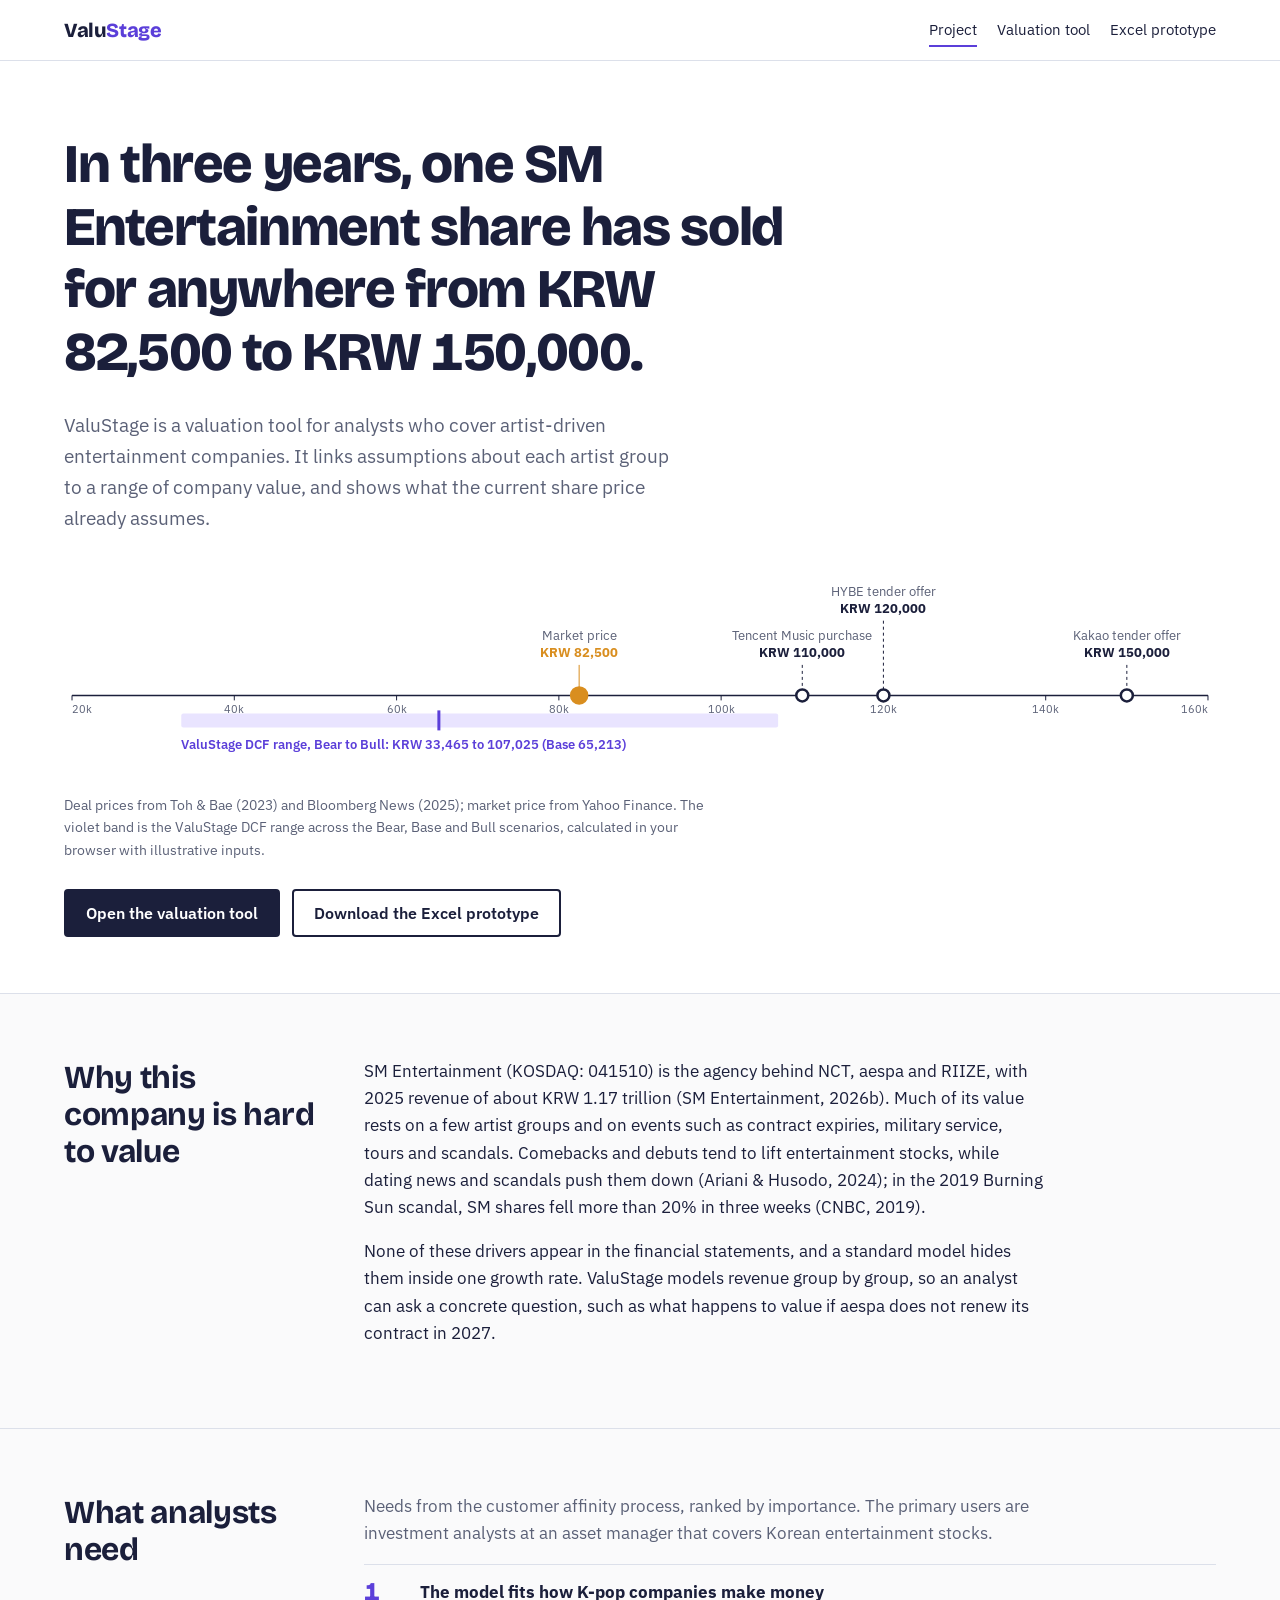
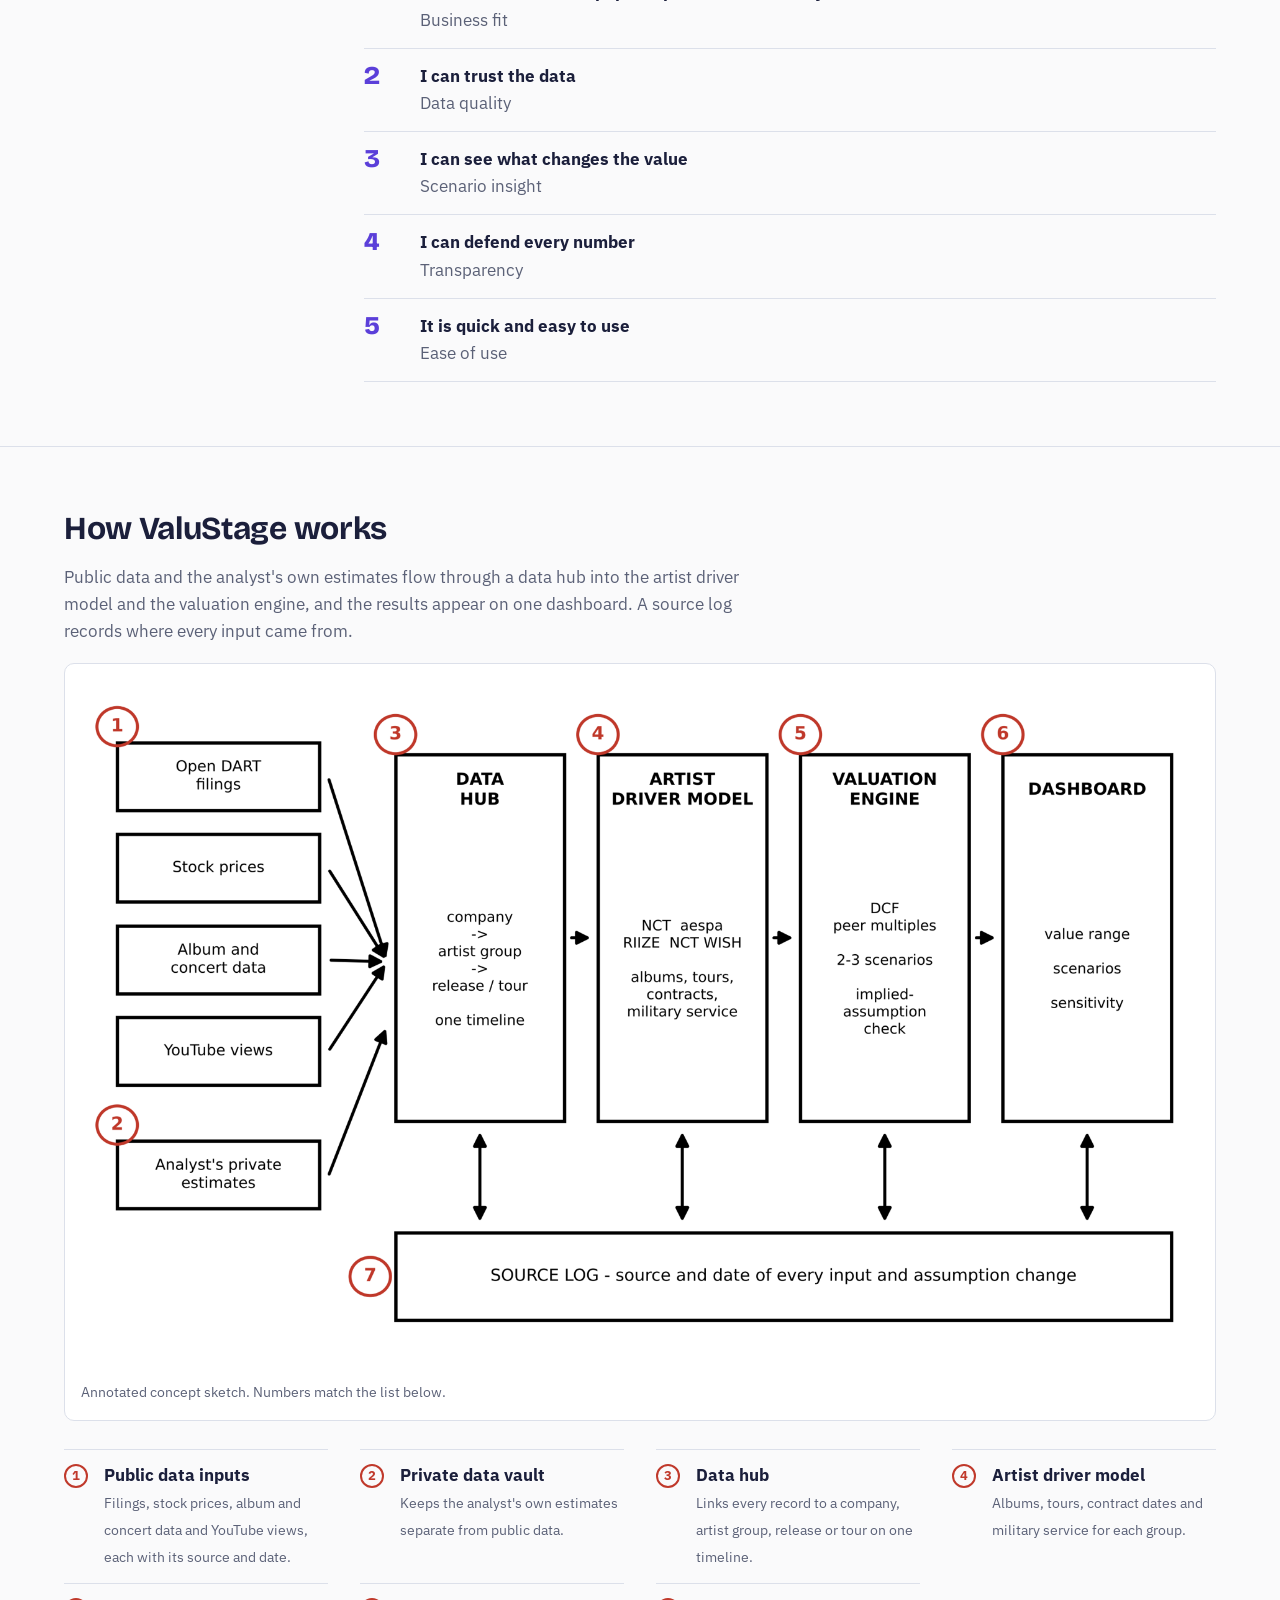
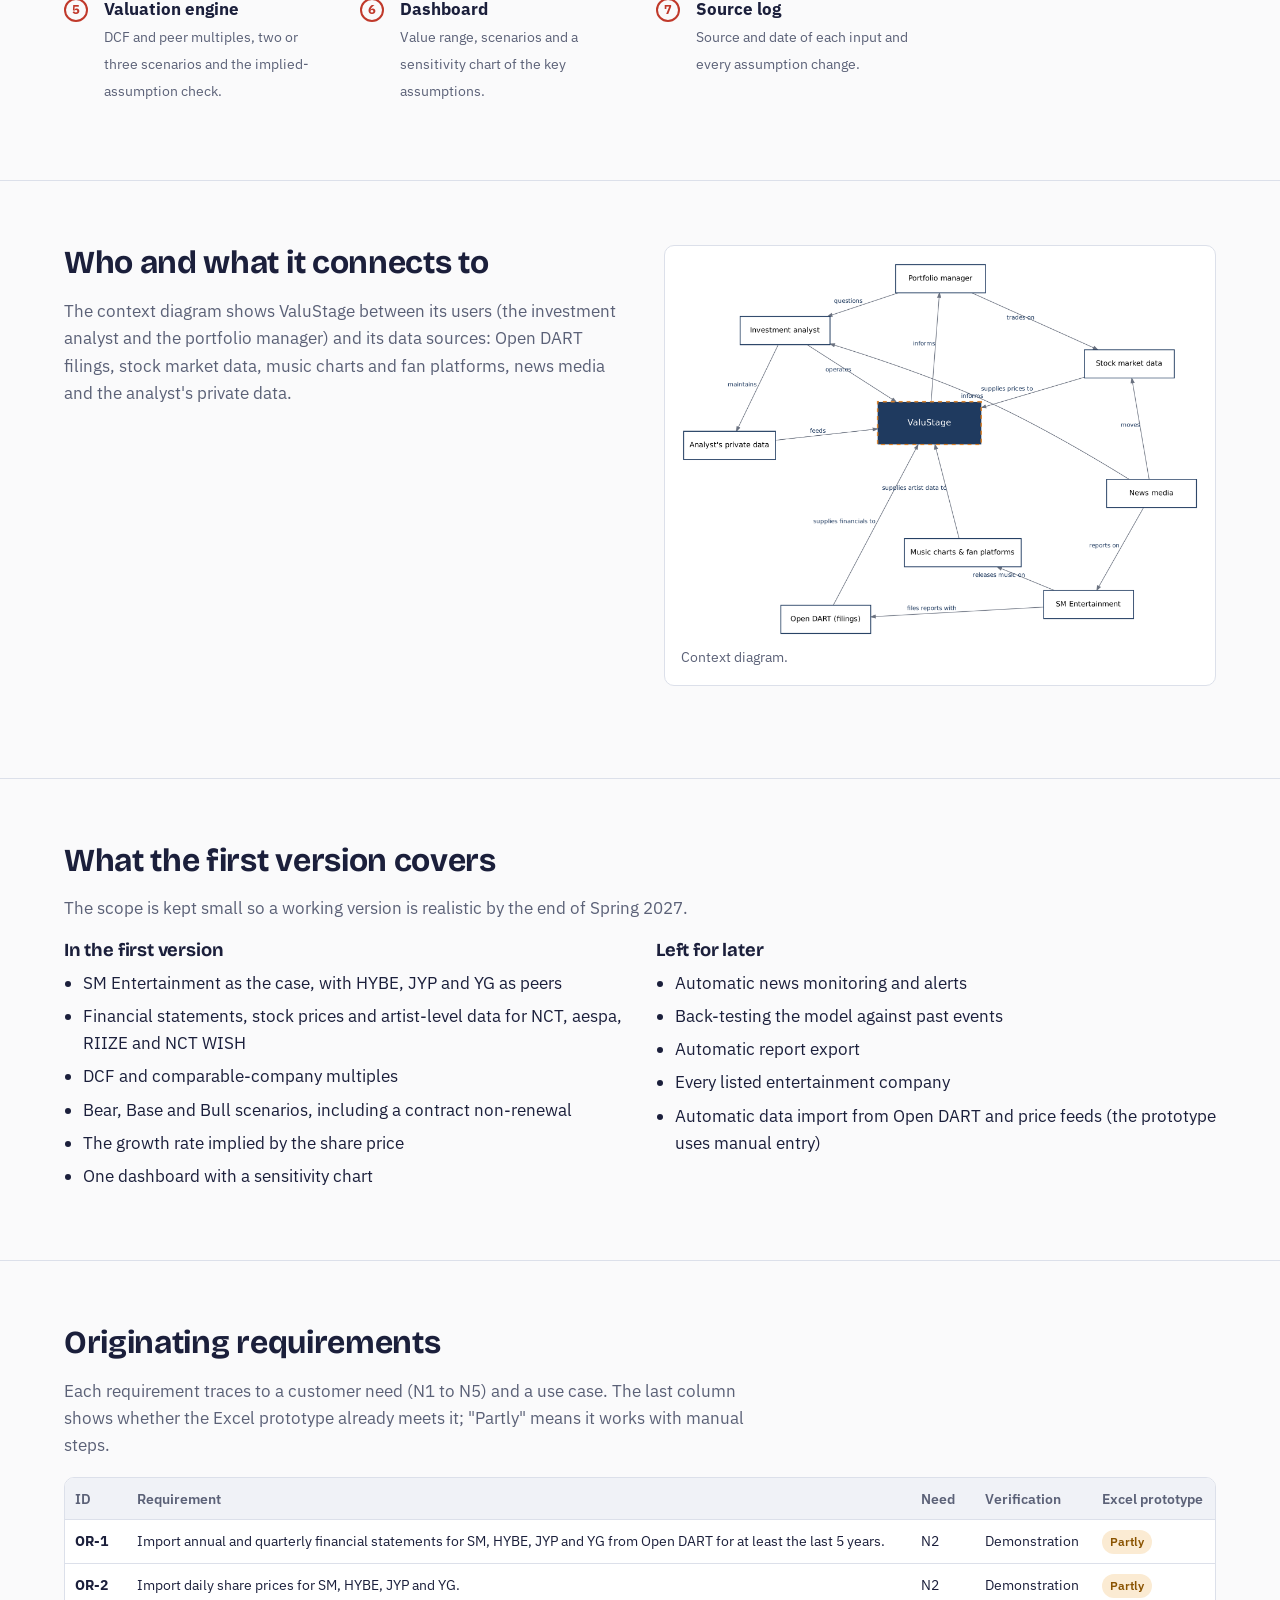
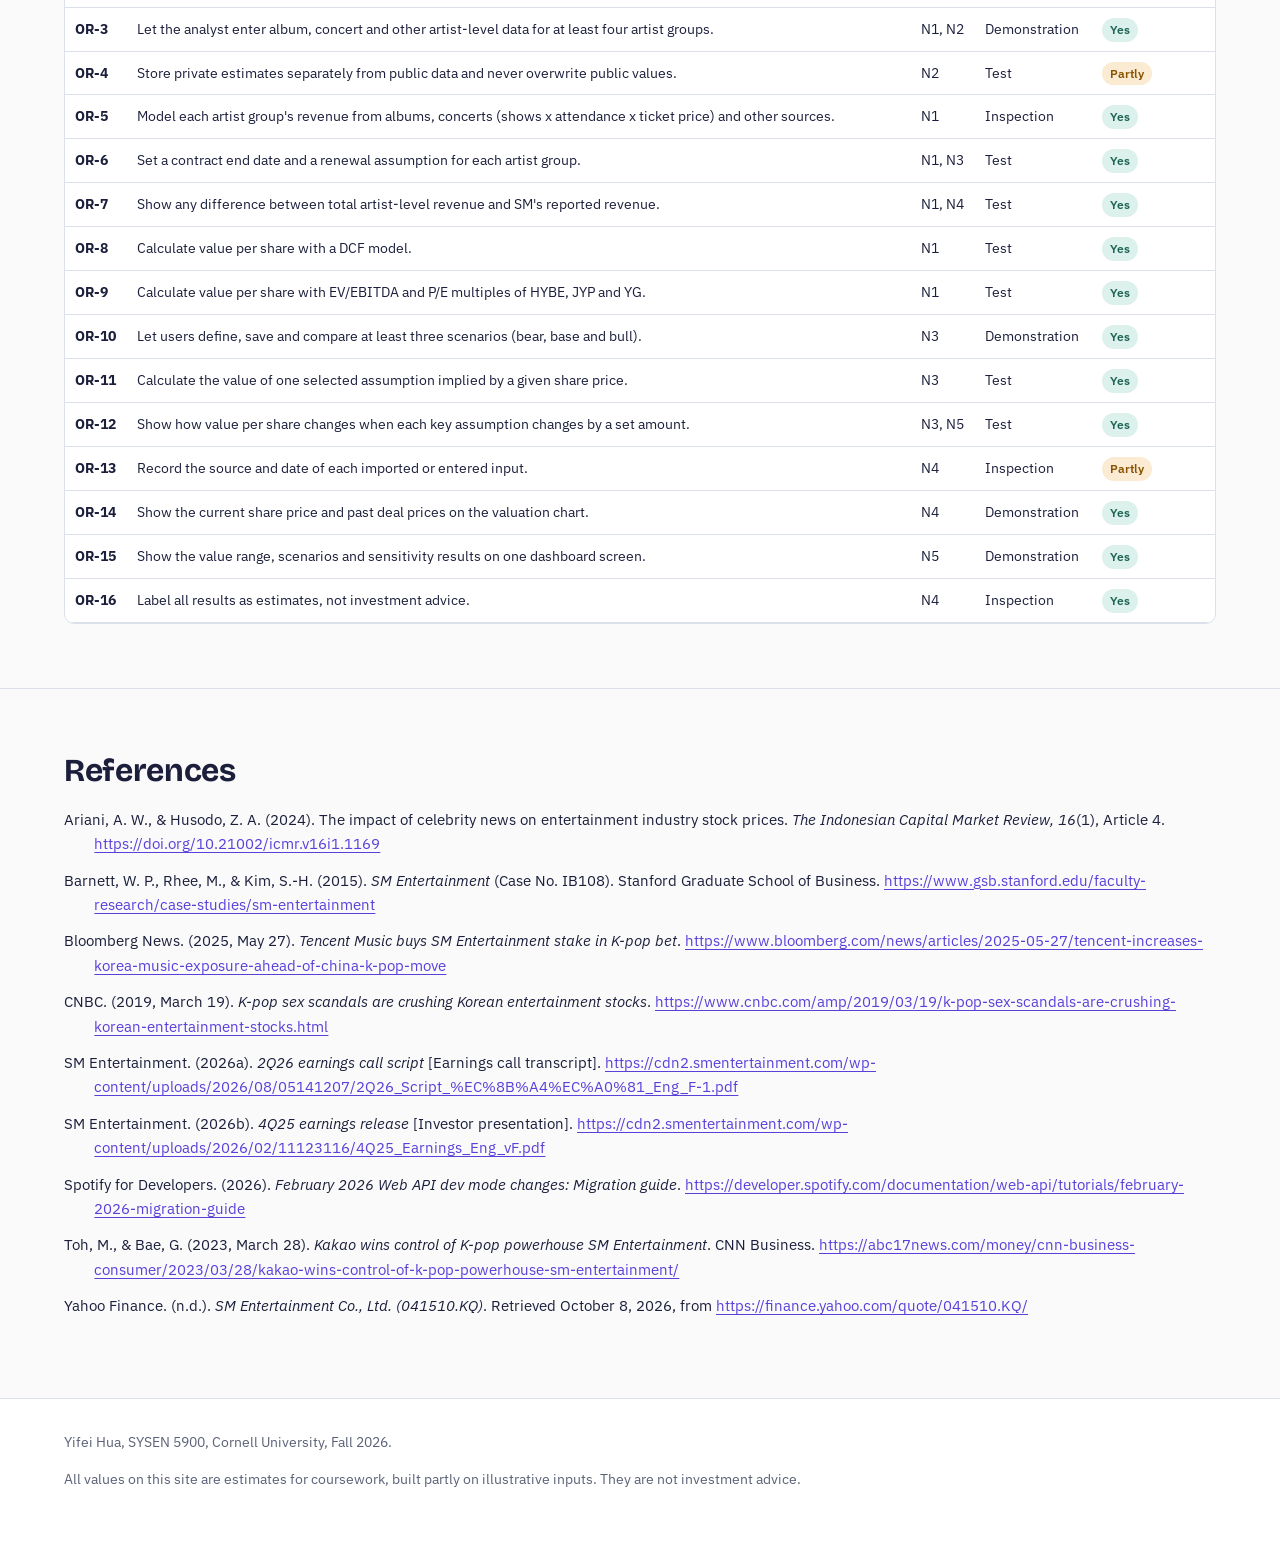
<file: index.html>
<!doctype html>
<html lang="en">
<head>
<meta charset="utf-8">
<meta name="viewport" content="width=device-width, initial-scale=1">
<title>ValuStage: Valuing SM Entertainment</title>
<meta name="description" content="ValuStage is a corporate valuation analytics tool for artist-driven entertainment companies, with SM Entertainment as the first case. SYSEN 5900 project, Cornell University.">
<link rel="preconnect" href="https://fonts.googleapis.com">
<link rel="preconnect" href="https://fonts.gstatic.com" crossorigin>
<link href="https://fonts.googleapis.com/css2?family=Bricolage+Grotesque:opsz,wght@12..96,700;12..96,800&family=IBM+Plex+Sans:wght@400;600;700&display=swap" rel="stylesheet">
<link rel="stylesheet" href="assets/style.css">
</head>
<body>
<header class="site-head">
  <div class="wrap">
    <a class="brand" href="index.html">Valu<span>Stage</span></a>
    <nav class="nav" aria-label="Main">
      <a href="index.html" aria-current="page">Project</a>
      <a href="tool.html">Valuation tool</a>
      <a href="downloads/ValuStage_MVP_Prototype.xlsx">Excel prototype</a>
    </nav>
  </div>
</header>

<main>
  <section class="hero">
    <div class="wrap">
      <h1>In three years, one SM Entertainment share has sold for anywhere from KRW 82,500 to KRW 150,000.</h1>
      <p class="lede">ValuStage is a valuation tool for analysts who cover artist-driven entertainment companies. It links assumptions about each artist group to a range of company value, and shows what the current share price already assumes.</p>
      <div class="ruler">
        <div id="ruler"></div>
        <p class="ruler-caption">Deal prices from Toh &amp; Bae (2023) and Bloomberg News (2025); market price from Yahoo Finance. The violet band is the ValuStage DCF range across the Bear, Base and Bull scenarios, calculated in your browser with illustrative inputs.</p>
      </div>
      <div class="actions">
        <a class="btn btn-primary" href="tool.html">Open the valuation tool</a>
        <a class="btn btn-plain" href="downloads/ValuStage_MVP_Prototype.xlsx">Download the Excel prototype</a>
      </div>
    </div>
  </section>

  <section class="band">
    <div class="wrap side-head">
      <h2>Why this company is hard to value</h2>
      <div class="measure">
        <p>SM Entertainment (KOSDAQ: 041510) is the agency behind NCT, aespa and RIIZE, with 2025 revenue of about KRW 1.17 trillion (SM Entertainment, 2026b). Much of its value rests on a few artist groups and on events such as contract expiries, military service, tours and scandals. Comebacks and debuts tend to lift entertainment stocks, while dating news and scandals push them down (Ariani &amp; Husodo, 2024); in the 2019 Burning Sun scandal, SM shares fell more than 20% in three weeks (CNBC, 2019).</p>
        <p>None of these drivers appear in the financial statements, and a standard model hides them inside one growth rate. ValuStage models revenue group by group, so an analyst can ask a concrete question, such as what happens to value if aespa does not renew its contract in 2027.</p>
      </div>
    </div>
  </section>

  <section class="band">
    <div class="wrap side-head">
      <h2>What analysts need</h2>
      <div>
        <p class="measure muted">Needs from the customer affinity process, ranked by importance. The primary users are investment analysts at an asset manager that covers Korean entertainment stocks.</p>
        <ol class="needs">
          <li><span class="rank">1</span><div><strong>The model fits how K-pop companies make money</strong><span class="muted">Business fit</span></div></li>
          <li><span class="rank">2</span><div><strong>I can trust the data</strong><span class="muted">Data quality</span></div></li>
          <li><span class="rank">3</span><div><strong>I can see what changes the value</strong><span class="muted">Scenario insight</span></div></li>
          <li><span class="rank">4</span><div><strong>I can defend every number</strong><span class="muted">Transparency</span></div></li>
          <li><span class="rank">5</span><div><strong>It is quick and easy to use</strong><span class="muted">Ease of use</span></div></li>
        </ol>
      </div>
    </div>
  </section>

  <section class="band">
    <div class="wrap">
      <h2>How ValuStage works</h2>
      <p class="measure muted">Public data and the analyst's own estimates flow through a data hub into the artist driver model and the valuation engine, and the results appear on one dashboard. A source log records where every input came from.</p>
      <figure class="figure">
        <img src="assets/concept-sketch.png" alt="Annotated concept sketch: public data sources and the analyst's private estimates feed a data hub, then an artist driver model, a valuation engine and a dashboard, with a source log underneath." width="1800" height="1114" loading="lazy">
        <figcaption>Annotated concept sketch. Numbers match the list below.</figcaption>
      </figure>
      <ol class="components">
        <li><span class="callout">1</span><div><strong>Public data inputs</strong><br><span class="muted small">Filings, stock prices, album and concert data and YouTube views, each with its source and date.</span></div></li>
        <li><span class="callout">2</span><div><strong>Private data vault</strong><br><span class="muted small">Keeps the analyst's own estimates separate from public data.</span></div></li>
        <li><span class="callout">3</span><div><strong>Data hub</strong><br><span class="muted small">Links every record to a company, artist group, release or tour on one timeline.</span></div></li>
        <li><span class="callout">4</span><div><strong>Artist driver model</strong><br><span class="muted small">Albums, tours, contract dates and military service for each group.</span></div></li>
        <li><span class="callout">5</span><div><strong>Valuation engine</strong><br><span class="muted small">DCF and peer multiples, two or three scenarios and the implied-assumption check.</span></div></li>
        <li><span class="callout">6</span><div><strong>Dashboard</strong><br><span class="muted small">Value range, scenarios and a sensitivity chart of the key assumptions.</span></div></li>
        <li><span class="callout">7</span><div><strong>Source log</strong><br><span class="muted small">Source and date of each input and every assumption change.</span></div></li>
      </ol>
    </div>
  </section>

  <section class="band">
    <div class="wrap two-col">
      <div>
        <h2>Who and what it connects to</h2>
        <p class="muted">The context diagram shows ValuStage between its users (the investment analyst and the portfolio manager) and its data sources: Open DART filings, stock market data, music charts and fan platforms, news media and the analyst's private data.</p>
      </div>
      <figure class="figure">
        <img src="assets/context-diagram.png" alt="Context diagram with ValuStage at the centre, linked to the investment analyst, portfolio manager, analyst's private data, stock market data, news media, SM Entertainment, Open DART and music charts and fan platforms." width="1800" height="1300" loading="lazy">
        <figcaption>Context diagram.</figcaption>
      </figure>
    </div>
  </section>

  <section class="band">
    <div class="wrap">
      <h2>What the first version covers</h2>
      <p class="measure muted">The scope is kept small so a working version is realistic by the end of Spring 2027.</p>
      <div class="scope">
        <div>
          <h3>In the first version</h3>
          <ul>
            <li>SM Entertainment as the case, with HYBE, JYP and YG as peers</li>
            <li>Financial statements, stock prices and artist-level data for NCT, aespa, RIIZE and NCT WISH</li>
            <li>DCF and comparable-company multiples</li>
            <li>Bear, Base and Bull scenarios, including a contract non-renewal</li>
            <li>The growth rate implied by the share price</li>
            <li>One dashboard with a sensitivity chart</li>
          </ul>
        </div>
        <div>
          <h3>Left for later</h3>
          <ul>
            <li>Automatic news monitoring and alerts</li>
            <li>Back-testing the model against past events</li>
            <li>Automatic report export</li>
            <li>Every listed entertainment company</li>
            <li>Automatic data import from Open DART and price feeds (the prototype uses manual entry)</li>
          </ul>
        </div>
      </div>
    </div>
  </section>

  <section class="band">
    <div class="wrap">
      <h2>Originating requirements</h2>
      <p class="measure muted">Each requirement traces to a customer need (N1 to N5) and a use case. The last column shows whether the Excel prototype already meets it; "Partly" means it works with manual steps.</p>
      <div class="table-scroll">
        <table>
          <thead><tr><th>ID</th><th>Requirement</th><th>Need</th><th>Verification</th><th>Excel prototype</th></tr></thead>
          <tbody id="or-body"></tbody>
        </table>
      </div>
    </div>
  </section>

  <section class="band">
    <div class="wrap">
      <h2>References</h2>
      <ul class="refs">
        <li>Ariani, A. W., &amp; Husodo, Z. A. (2024). The impact of celebrity news on entertainment industry stock prices. <i>The Indonesian Capital Market Review, 16</i>(1), Article 4. <a href="https://doi.org/10.21002/icmr.v16i1.1169">https://doi.org/10.21002/icmr.v16i1.1169</a></li>
        <li>Barnett, W. P., Rhee, M., &amp; Kim, S.-H. (2015). <i>SM Entertainment</i> (Case No. IB108). Stanford Graduate School of Business. <a href="https://www.gsb.stanford.edu/faculty-research/case-studies/sm-entertainment">https://www.gsb.stanford.edu/faculty-research/case-studies/sm-entertainment</a></li>
        <li>Bloomberg News. (2025, May 27). <i>Tencent Music buys SM Entertainment stake in K-pop bet</i>. <a href="https://www.bloomberg.com/news/articles/2025-05-27/tencent-increases-korea-music-exposure-ahead-of-china-k-pop-move">https://www.bloomberg.com/news/articles/2025-05-27/tencent-increases-korea-music-exposure-ahead-of-china-k-pop-move</a></li>
        <li>CNBC. (2019, March 19). <i>K-pop sex scandals are crushing Korean entertainment stocks</i>. <a href="https://www.cnbc.com/amp/2019/03/19/k-pop-sex-scandals-are-crushing-korean-entertainment-stocks.html">https://www.cnbc.com/amp/2019/03/19/k-pop-sex-scandals-are-crushing-korean-entertainment-stocks.html</a></li>
        <li>SM Entertainment. (2026a). <i>2Q26 earnings call script</i> [Earnings call transcript]. <a href="https://cdn2.smentertainment.com/wp-content/uploads/2026/08/05141207/2Q26_Script_%EC%8B%A4%EC%A0%81_Eng_F-1.pdf">https://cdn2.smentertainment.com/wp-content/uploads/2026/08/05141207/2Q26_Script_%EC%8B%A4%EC%A0%81_Eng_F-1.pdf</a></li>
        <li>SM Entertainment. (2026b). <i>4Q25 earnings release</i> [Investor presentation]. <a href="https://cdn2.smentertainment.com/wp-content/uploads/2026/02/11123116/4Q25_Earnings_Eng_vF.pdf">https://cdn2.smentertainment.com/wp-content/uploads/2026/02/11123116/4Q25_Earnings_Eng_vF.pdf</a></li>
        <li>Spotify for Developers. (2026). <i>February 2026 Web API dev mode changes: Migration guide</i>. <a href="https://developer.spotify.com/documentation/web-api/tutorials/february-2026-migration-guide">https://developer.spotify.com/documentation/web-api/tutorials/february-2026-migration-guide</a></li>
        <li>Toh, M., &amp; Bae, G. (2023, March 28). <i>Kakao wins control of K-pop powerhouse SM Entertainment</i>. CNN Business. <a href="https://abc17news.com/money/cnn-business-consumer/2023/03/28/kakao-wins-control-of-k-pop-powerhouse-sm-entertainment/">https://abc17news.com/money/cnn-business-consumer/2023/03/28/kakao-wins-control-of-k-pop-powerhouse-sm-entertainment/</a></li>
        <li>Yahoo Finance. (n.d.). <i>SM Entertainment Co., Ltd. (041510.KQ)</i>. Retrieved October 8, 2026, from <a href="https://finance.yahoo.com/quote/041510.KQ/">https://finance.yahoo.com/quote/041510.KQ/</a></li>
      </ul>
    </div>
  </section>
</main>

<footer class="site-foot">
  <div class="wrap">
    <p>Yifei Hua, SYSEN 5900, Cornell University, Fall 2026.</p>
    <p>All values on this site are estimates for coursework, built partly on illustrative inputs. They are not investment advice.</p>
  </div>
</footer>

<script src="assets/model.js"></script>
<script src="assets/charts.js"></script>
<script>
const ORS = [
  ["OR-1","Import annual and quarterly financial statements for SM, HYBE, JYP and YG from Open DART for at least the last 5 years.","N2","Demonstration","Partial"],
  ["OR-2","Import daily share prices for SM, HYBE, JYP and YG.","N2","Demonstration","Partial"],
  ["OR-3","Let the analyst enter album, concert and other artist-level data for at least four artist groups.","N1, N2","Demonstration","Yes"],
  ["OR-4","Store private estimates separately from public data and never overwrite public values.","N2","Test","Partial"],
  ["OR-5","Model each artist group's revenue from albums, concerts (shows x attendance x ticket price) and other sources.","N1","Inspection","Yes"],
  ["OR-6","Set a contract end date and a renewal assumption for each artist group.","N1, N3","Test","Yes"],
  ["OR-7","Show any difference between total artist-level revenue and SM's reported revenue.","N1, N4","Test","Yes"],
  ["OR-8","Calculate value per share with a DCF model.","N1","Test","Yes"],
  ["OR-9","Calculate value per share with EV/EBITDA and P/E multiples of HYBE, JYP and YG.","N1","Test","Yes"],
  ["OR-10","Let users define, save and compare at least three scenarios (bear, base and bull).","N3","Demonstration","Yes"],
  ["OR-11","Calculate the value of one selected assumption implied by a given share price.","N3","Test","Yes"],
  ["OR-12","Show how value per share changes when each key assumption changes by a set amount.","N3, N5","Test","Yes"],
  ["OR-13","Record the source and date of each imported or entered input.","N4","Inspection","Partial"],
  ["OR-14","Show the current share price and past deal prices on the valuation chart.","N4","Demonstration","Yes"],
  ["OR-15","Show the value range, scenarios and sensitivity results on one dashboard screen.","N5","Demonstration","Yes"],
  ["OR-16","Label all results as estimates, not investment advice.","N4","Inspection","Yes"]
];
document.getElementById("or-body").innerHTML = ORS.map(r =>
  `<tr><td><strong>${r[0]}</strong></td><td>${r[1]}</td><td>${r[2]}</td><td>${r[3]}</td>
   <td><span class="tag ${r[4] === "Yes" ? "tag-yes" : "tag-partial"}">${r[4] === "Yes" ? "Yes" : "Partly"}</span></td></tr>`).join("");

const out = run(DEFAULTS, "Base");
const rulerData = {
  price: DEFAULTS.company.price, deals: DEFAULTS.deals,
  range: [out.all.Bear, out.all.Bull], base: out.all.Base
};
const drawRuler = () => priceRuler(document.getElementById("ruler"), rulerData);
drawRuler();
let t; window.addEventListener("resize", () => { clearTimeout(t); t = setTimeout(drawRuler, 120); });
</script>
</body>
</html>
</file>
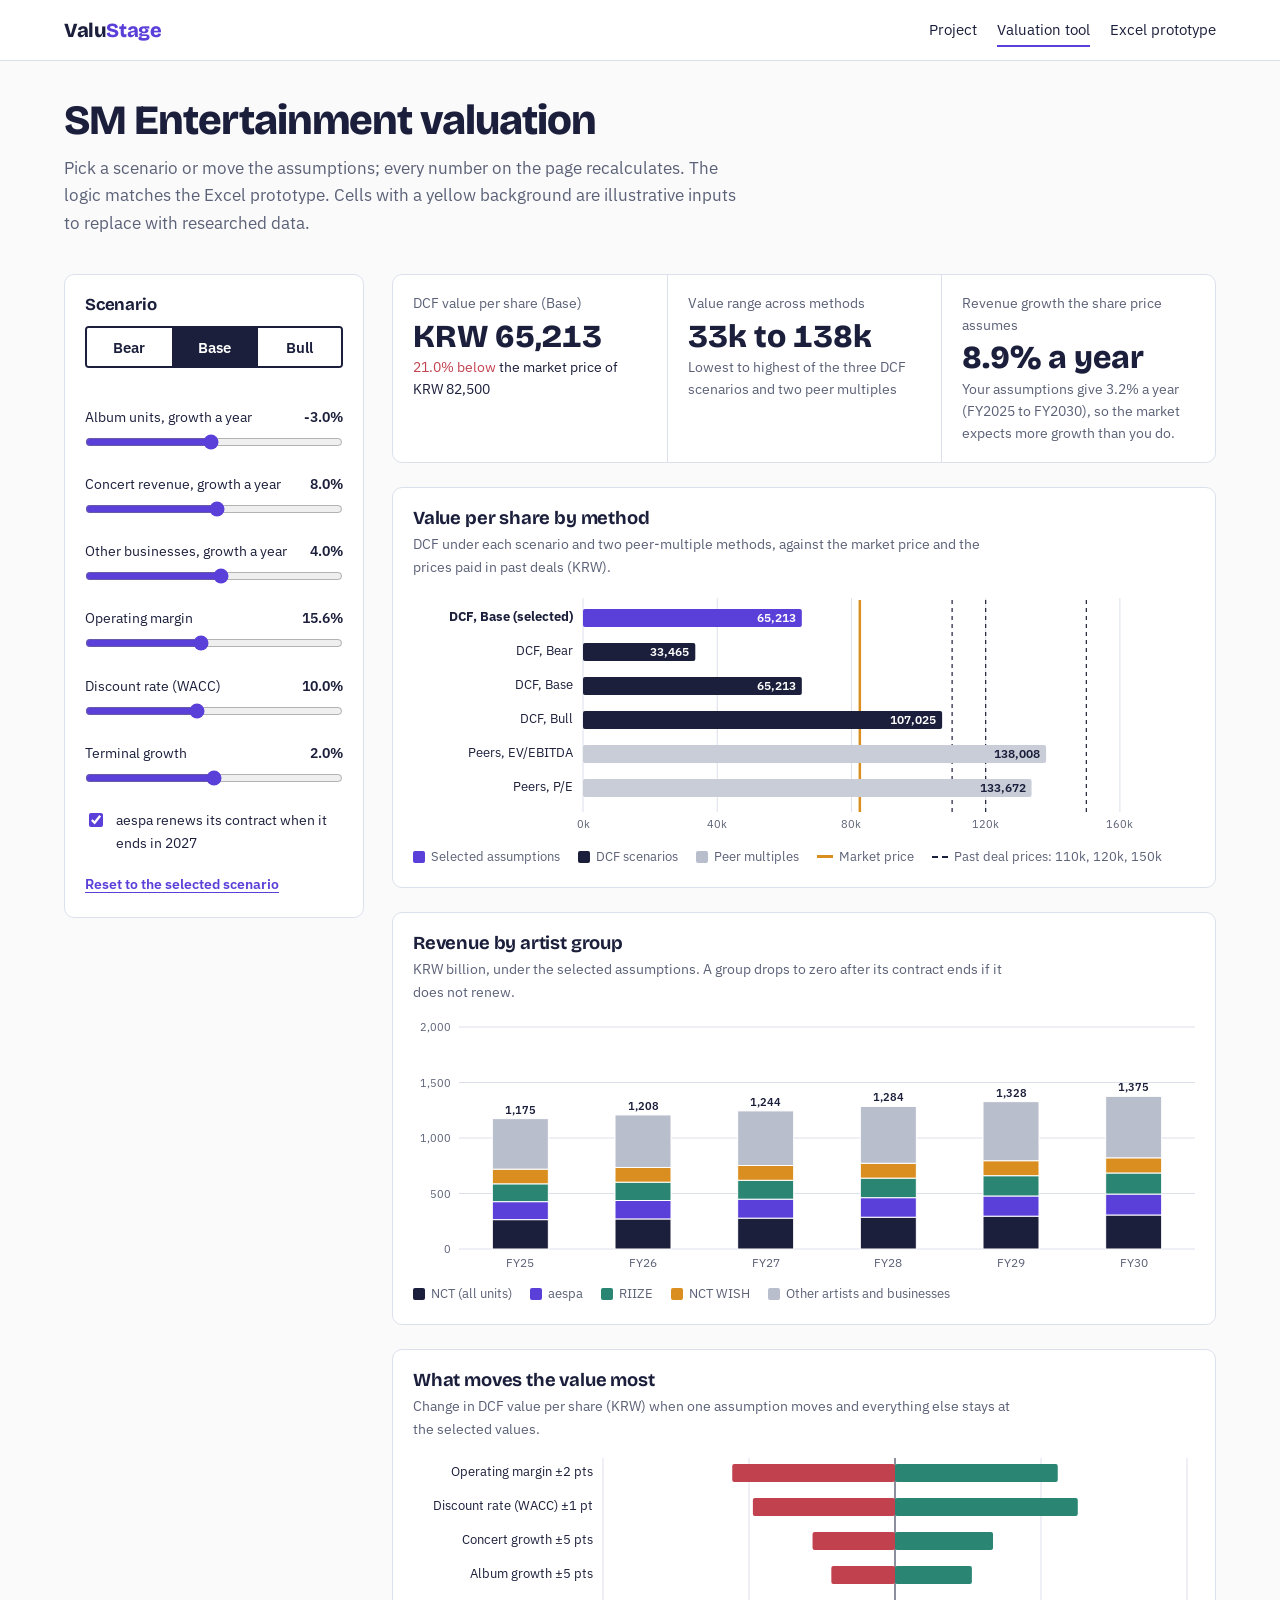
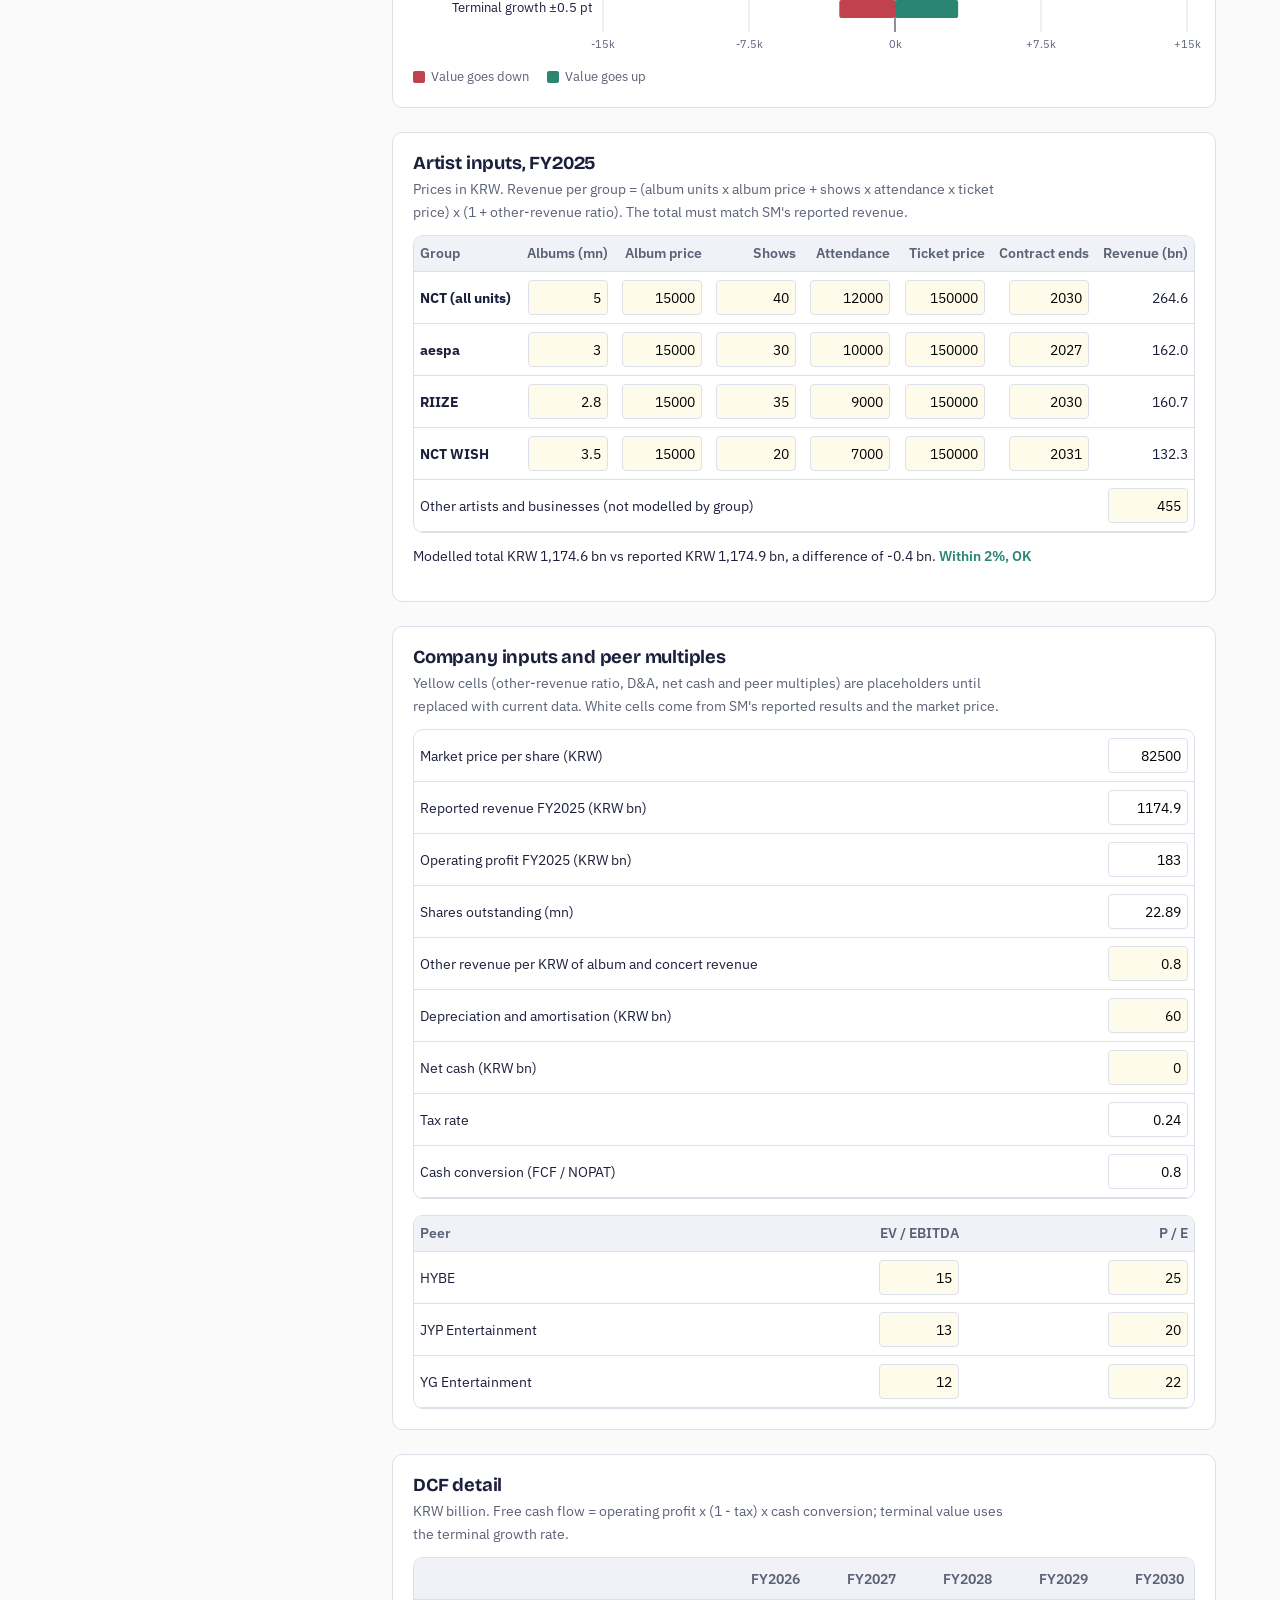
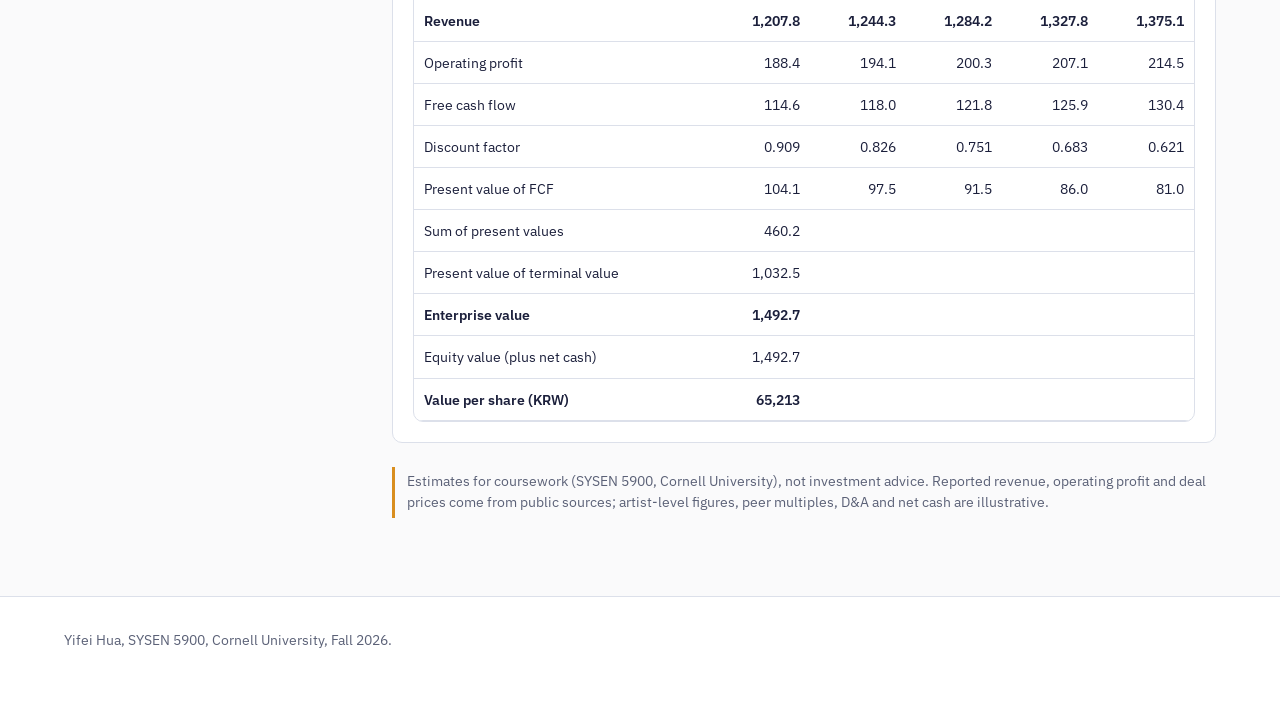
<file: tool.html>
<!doctype html>
<html lang="en">
<head>
<meta charset="utf-8">
<meta name="viewport" content="width=device-width, initial-scale=1">
<title>ValuStage Valuation Tool</title>
<meta name="description" content="Interactive valuation of SM Entertainment: DCF scenarios, peer multiples, the growth implied by the share price and a sensitivity chart.">
<link rel="preconnect" href="https://fonts.googleapis.com">
<link rel="preconnect" href="https://fonts.gstatic.com" crossorigin>
<link href="https://fonts.googleapis.com/css2?family=Bricolage+Grotesque:opsz,wght@12..96,700;12..96,800&family=IBM+Plex+Sans:wght@400;600;700&display=swap" rel="stylesheet">
<link rel="stylesheet" href="assets/style.css">
</head>
<body>
<header class="site-head">
  <div class="wrap">
    <a class="brand" href="index.html">Valu<span>Stage</span></a>
    <nav class="nav" aria-label="Main">
      <a href="index.html">Project</a>
      <a href="tool.html" aria-current="page">Valuation tool</a>
      <a href="downloads/ValuStage_MVP_Prototype.xlsx">Excel prototype</a>
    </nav>
  </div>
</header>

<main class="wrap">
  <div class="tool-head">
    <h1>SM Entertainment valuation</h1>
    <p class="muted measure">Pick a scenario or move the assumptions; every number on the page recalculates. The logic matches the Excel prototype. Cells with a yellow background are illustrative inputs to replace with researched data.</p>
  </div>

  <div class="tool-grid">
    <aside class="controls" aria-label="Assumptions">
      <h2>Scenario</h2>
      <div class="seg" role="group" aria-label="Scenario">
        <button type="button" data-scn="Bear">Bear</button>
        <button type="button" data-scn="Base">Base</button>
        <button type="button" data-scn="Bull">Bull</button>
      </div>
      <p class="seg-note" id="seg-note" aria-live="polite"></p>

      <div id="sliders"></div>

      <label class="switch"><input type="checkbox" id="renew"> <span>aespa renews its contract when it ends in 2027</span></label>
      <button type="button" class="link-btn" id="reset">Reset to the selected scenario</button>
    </aside>

    <div class="results">
      <div class="kpis" aria-live="polite">
        <div class="kpi"><div class="label" id="k1-label">DCF value per share</div><div class="value" id="k1"></div><div class="sub" id="k1-sub"></div></div>
        <div class="kpi"><div class="label">Value range across methods</div><div class="value" id="k2"></div><div class="sub muted" id="k2-sub"></div></div>
        <div class="kpi"><div class="label">Revenue growth the share price assumes</div><div class="value" id="k3"></div><div class="sub muted" id="k3-sub"></div></div>
      </div>

      <section class="card">
        <h2>Value per share by method</h2>
        <p class="desc">DCF under each scenario and two peer-multiple methods, against the market price and the prices paid in past deals (KRW).</p>
        <div class="chart" id="c-value"></div>
        <div class="legend">
          <span><i style="background:#5B3FD9"></i>Selected assumptions</span>
          <span><i style="background:#1B1F3B"></i>DCF scenarios</span>
          <span><i style="background:#B9BECC"></i>Peer multiples</span>
          <span><i class="line" style="border-color:#D98E1F"></i>Market price</span>
          <span><i class="dash" style="border-color:#1B1F3B"></i>Past deal prices: 110k, 120k, 150k</span>
        </div>
      </section>

      <section class="card">
        <h2>Revenue by artist group</h2>
        <p class="desc">KRW billion, under the selected assumptions. A group drops to zero after its contract ends if it does not renew.</p>
        <div class="chart" id="c-rev"></div>
        <div class="legend" id="rev-legend"></div>
      </section>

      <section class="card">
        <h2>What moves the value most</h2>
        <p class="desc">Change in DCF value per share (KRW) when one assumption moves and everything else stays at the selected values.</p>
        <div class="chart" id="c-sens"></div>
        <div class="legend"><span><i style="background:#C2414F"></i>Value goes down</span><span><i style="background:#2A8573"></i>Value goes up</span></div>
      </section>

      <section class="card">
        <h2>Artist inputs, FY2025</h2>
        <p class="desc">Prices in KRW. Revenue per group = (album units x album price + shows x attendance x ticket price) x (1 + other-revenue ratio). The total must match SM's reported revenue.</p>
        <div class="table-scroll">
          <table class="input-table">
            <thead><tr><th>Group</th><th class="num">Albums (mn)</th><th class="num">Album price</th><th class="num">Shows</th><th class="num">Attendance</th><th class="num">Ticket price</th><th class="num">Contract ends</th><th class="num">Revenue (bn)</th></tr></thead>
            <tbody id="artist-body"></tbody>
          </table>
        </div>
        <p class="small" style="margin-top:12px" id="recon"></p>
      </section>

      <section class="card">
        <h2>Company inputs and peer multiples</h2>
        <p class="desc">Yellow cells (other-revenue ratio, D&amp;A, net cash and peer multiples) are placeholders until replaced with current data. White cells come from SM's reported results and the market price.</p>
        <div class="table-scroll">
          <table class="input-table compact">
            <tbody id="company-body"></tbody>
          </table>
        </div>
        <div class="table-scroll" style="margin-top:16px">
          <table class="input-table compact">
            <thead><tr><th>Peer</th><th class="num">EV / EBITDA</th><th class="num">P / E</th></tr></thead>
            <tbody id="peer-body"></tbody>
          </table>
        </div>
      </section>

      <section class="card">
        <h2>DCF detail</h2>
        <p class="desc">KRW billion. Free cash flow = operating profit x (1 - tax) x cash conversion; terminal value uses the terminal growth rate.</p>
        <div class="table-scroll"><table id="dcf-table"></table></div>
      </section>

      <p class="disclaimer">Estimates for coursework (SYSEN 5900, Cornell University), not investment advice. Reported revenue, operating profit and deal prices come from public sources; artist-level figures, peer multiples, D&amp;A and net cash are illustrative.</p>
    </div>
  </div>
</main>

<footer class="site-foot">
  <div class="wrap"><p>Yifei Hua, SYSEN 5900, Cornell University, Fall 2026.</p></div>
</footer>

<script src="assets/model.js"></script>
<script src="assets/charts.js"></script>
<script src="assets/tool.js"></script>
</body>
</html>
</file>
<file: assets/style.css>
:root {
  --paper: #FAFAFB;
  --panel: #F0F2F7;
  --ink: #1B1F3B;
  --muted: #5B6177;
  --line: #DCE0EA;
  --violet: #5B3FD9;
  --violet-soft: #E9E4FF;
  --amber: #D98E1F;
  --bear: #C2414F;
  --bull: #2A8573;
  --ok: #2A8573;
  --warn: #C2414F;
  --radius-s: 4px;
  --radius-m: 10px;
  --display: "Bricolage Grotesque", "Segoe UI", sans-serif;
  --body: "IBM Plex Sans", "Segoe UI", Arial, sans-serif;
  --wrap: 1200px;
}

* { box-sizing: border-box; }
html { -webkit-text-size-adjust: 100%; }
body {
  margin: 0;
  background: var(--paper);
  color: var(--ink);
  font-family: var(--body);
  font-size: 17px;
  line-height: 1.6;
  font-variant-numeric: tabular-nums;
}
img { max-width: 100%; height: auto; display: block; }
a { color: var(--violet); text-underline-offset: 3px; }
a:hover { text-decoration-thickness: 2px; }
:focus-visible { outline: 3px solid var(--violet); outline-offset: 2px; border-radius: 2px; }

h1, h2, h3 { font-family: var(--display); line-height: 1.15; margin: 0 0 .5em; font-weight: 700; letter-spacing: -0.01em; }
h1 { font-size: clamp(2rem, 4.6vw, 3.4rem); font-weight: 800; letter-spacing: -0.025em; }
h2 { font-size: clamp(1.5rem, 2.6vw, 2rem); }
h3 { font-size: 1.15rem; }
p { margin: 0 0 1em; }
.wrap { max-width: var(--wrap); margin: 0 auto; padding: 0 24px; }
.measure { max-width: 68ch; }
.muted { color: var(--muted); }
.small { font-size: .875rem; }

/* Site header */
.site-head { border-bottom: 1px solid var(--line); background: #fff; }
.site-head .wrap { display: flex; align-items: center; justify-content: space-between; gap: 16px; min-height: 60px; flex-wrap: wrap; }
.brand { font-family: var(--display); font-weight: 800; font-size: 1.25rem; color: var(--ink); text-decoration: none; letter-spacing: -0.02em; }
.brand span { color: var(--violet); }
.nav { display: flex; gap: 20px; flex-wrap: wrap; font-size: .95rem; }
.nav a { color: var(--ink); text-decoration: none; padding: 4px 0; border-bottom: 2px solid transparent; }
.nav a[aria-current="page"], .nav a:hover { border-bottom-color: var(--violet); }

/* Buttons */
.btn { display: inline-block; font: 600 1rem/1 var(--body); padding: 14px 20px; border-radius: var(--radius-s); text-decoration: none; border: 2px solid var(--ink); }
.btn-primary { background: var(--ink); color: #fff; }
.btn-primary:hover { background: var(--violet); border-color: var(--violet); }
.btn-plain { color: var(--ink); background: transparent; }
.btn-plain:hover { background: var(--panel); }
.actions { display: flex; gap: 12px; flex-wrap: wrap; margin-top: 28px; }

/* Home: hero and price ruler */
.hero { padding: 72px 0 56px; background: #fff; border-bottom: 1px solid var(--line); }
.hero h1 { max-width: 22ch; }
.hero .lede { font-size: 1.2rem; max-width: 56ch; color: var(--muted); }
.ruler { margin-top: 48px; }
.ruler svg { width: 100%; height: auto; overflow: visible; }
.ruler-caption { font-size: .875rem; color: var(--muted); margin-top: 8px; max-width: 80ch; }

section.band { padding: 64px 0; border-bottom: 1px solid var(--line); }
section.band:last-of-type { border-bottom: 0; }
.two-col { display: grid; grid-template-columns: minmax(0, 1fr) minmax(0, 1fr); gap: 48px; align-items: start; }
.side-head { display: grid; grid-template-columns: 260px minmax(0, 1fr); gap: 40px; }
.side-head > h2 { margin-top: 2px; }

.needs { list-style: none; padding: 0; margin: 0; counter-reset: need; }
.needs li { display: grid; grid-template-columns: 44px 1fr; gap: 12px; padding: 14px 0; border-top: 1px solid var(--line); }
.needs li:last-child { border-bottom: 1px solid var(--line); }
.needs .rank { font-family: var(--display); font-weight: 800; font-size: 1.6rem; color: var(--violet); line-height: 1; }
.needs strong { display: block; }

.figure { background: #fff; border: 1px solid var(--line); border-radius: var(--radius-m); padding: 16px; margin: 0 0 28px; }
.figure figcaption { font-size: .875rem; color: var(--muted); margin-top: 10px; }

.components { list-style: none; padding: 0; margin: 0; display: grid; grid-template-columns: repeat(auto-fill, minmax(240px, 1fr)); gap: 0 32px; }
.components li { padding: 12px 0; border-top: 1px solid var(--line); display: grid; grid-template-columns: 30px 1fr; gap: 10px; }
.callout { width: 24px; height: 24px; border-radius: 50%; border: 2px solid #C0392B; color: #C0392B; font-weight: 700; font-size: .8rem; display: grid; place-items: center; margin-top: 2px; }

.scope { display: grid; grid-template-columns: 1fr 1fr; gap: 32px; }
.scope ul { margin: 0; padding-left: 1.1em; }
.scope li { margin-bottom: 6px; }

table { border-collapse: collapse; width: 100%; font-size: .9rem; }
th, td { text-align: left; padding: 9px 10px; border-bottom: 1px solid var(--line); vertical-align: top; }
th { font-weight: 600; color: var(--muted); background: var(--panel); }
td.num, th.num { text-align: right; white-space: nowrap; }
.table-scroll { overflow-x: auto; -webkit-overflow-scrolling: touch; border: 1px solid var(--line); border-radius: var(--radius-m); background: #fff; }
.table-scroll table { min-width: 640px; }
.tag { display: inline-block; font-size: .78rem; font-weight: 600; padding: 2px 8px; border-radius: 999px; white-space: nowrap; }
.tag-yes { background: #DDF1EC; color: #1D6656; }
.tag-partial { background: #FBEBD3; color: #8A5300; }

.refs { padding-left: 0; list-style: none; }
.refs li { padding-left: 2em; text-indent: -2em; margin-bottom: .8em; font-size: .95rem; overflow-wrap: anywhere; }

.site-foot { padding: 32px 0 48px; color: var(--muted); font-size: .875rem; border-top: 1px solid var(--line); background: #fff; }

/* Tool page */
.tool-head { padding: 36px 0 20px; }
.tool-head h1 { font-size: clamp(1.8rem, 3.4vw, 2.6rem); margin-bottom: .25em; }
.tool-grid { display: grid; grid-template-columns: 300px minmax(0, 1fr); gap: 28px; align-items: start; padding-bottom: 64px; }
.controls { position: sticky; top: 16px; background: #fff; border: 1px solid var(--line); border-radius: var(--radius-m); padding: 20px; }
.controls h2 { font-size: 1.05rem; margin-bottom: 12px; }
.seg { display: grid; grid-template-columns: repeat(3, 1fr); border: 2px solid var(--ink); border-radius: var(--radius-s); overflow: hidden; margin-bottom: 6px; }
.seg button { font: 600 .95rem var(--body); padding: 9px 0; border: 0; background: #fff; color: var(--ink); cursor: pointer; }
.seg button + button { border-left: 2px solid var(--ink); }
.seg button[aria-pressed="true"] { background: var(--ink); color: #fff; }
.seg-note { font-size: .8rem; color: var(--muted); min-height: 1.3em; margin-bottom: 14px; }
.field { margin-bottom: 14px; }
.field label { display: flex; justify-content: space-between; font-size: .9rem; gap: 8px; }
.field output { font-weight: 600; }
input[type="range"] { width: 100%; accent-color: var(--violet); margin: 6px 0 0; }
.switch { display: flex; gap: 10px; align-items: flex-start; font-size: .9rem; margin: 6px 0 16px; }
.switch input { width: 18px; height: 18px; accent-color: var(--violet); margin-top: 3px; }
.link-btn { font: 600 .9rem var(--body); background: none; border: 0; color: var(--violet); cursor: pointer; padding: 0; text-decoration: underline; text-underline-offset: 3px; }

.results { display: grid; grid-template-columns: minmax(0, 1fr); gap: 24px; min-width: 0; }
.results > * { min-width: 0; }
.kpis { display: grid; grid-template-columns: repeat(3, minmax(0, 1fr)); gap: 0; background: #fff; border: 1px solid var(--line); border-radius: var(--radius-m); }
.kpi { padding: 18px 20px; }
.kpi + .kpi { border-left: 1px solid var(--line); }
.kpi .label { font-size: .85rem; color: var(--muted); }
.kpi .value { font-family: var(--display); font-weight: 800; font-size: 2rem; line-height: 1.15; margin: 4px 0 2px; }
.kpi .sub { font-size: .85rem; }
.up { color: var(--bull); }
.down { color: var(--bear); }

.card { background: #fff; border: 1px solid var(--line); border-radius: var(--radius-m); padding: 20px; }
.card h2 { font-size: 1.15rem; margin-bottom: 4px; }
.card .desc { font-size: .875rem; color: var(--muted); margin-bottom: 12px; max-width: 75ch; }
.chart svg { width: 100%; height: auto; display: block; overflow: visible; }
.chart text { font-family: var(--body); }
.legend { display: flex; flex-wrap: wrap; gap: 6px 18px; font-size: .82rem; color: var(--muted); margin-top: 8px; }
.legend span { display: inline-flex; align-items: center; gap: 6px; }
.legend i { width: 12px; height: 12px; border-radius: 2px; display: inline-block; }
.legend i.line { width: 16px; height: 0; border-top: 3px solid; border-radius: 0; }
.legend i.dash { width: 16px; height: 0; border-top: 2px dashed; border-radius: 0; }

.input-table input { width: 80px; font: inherit; font-size: .9rem; padding: 5px 6px; border: 1px solid var(--line); border-radius: var(--radius-s); text-align: right; background: #FFFBEA; }
.input-table input.public { background: #fff; }
.input-table th, .input-table td { padding: 8px 6px; }
.input-table th { white-space: normal; vertical-align: bottom; line-height: 1.3; }
.input-table td:first-child { white-space: nowrap; }
.input-table input:focus { border-color: var(--violet); }
.check { font-weight: 600; }
.check.ok { color: var(--ok); }
.check.bad { color: var(--warn); }
.disclaimer { font-size: .85rem; color: var(--muted); border-left: 3px solid var(--amber); padding: 4px 0 4px 12px; }

@media (max-width: 900px) {
  .two-col, .side-head, .scope { grid-template-columns: 1fr; gap: 24px; }
  .tool-grid { grid-template-columns: 1fr; }
  .controls { position: static; }
}
@media (max-width: 600px) {
  body { font-size: 16px; }
  .wrap { padding: 0 16px; }
  .hero { padding: 44px 0 36px; }
  section.band { padding: 44px 0; }
  .kpis { grid-template-columns: 1fr; }
  .kpi + .kpi { border-left: 0; border-top: 1px solid var(--line); }
  .kpi .value { font-size: 1.7rem; }
  .card { padding: 16px; }
}
@media (prefers-reduced-motion: reduce) { * { transition: none !important; animation: none !important; } }
.input-table td { vertical-align: middle; }
.input-table input[type="number"] { -moz-appearance: textfield; appearance: textfield; }
.input-table input::-webkit-inner-spin-button, .input-table input::-webkit-outer-spin-button { -webkit-appearance: none; margin: 0; }
.table-scroll table.compact { min-width: 0; }
.compact td:first-child { white-space: normal; }
</file>
